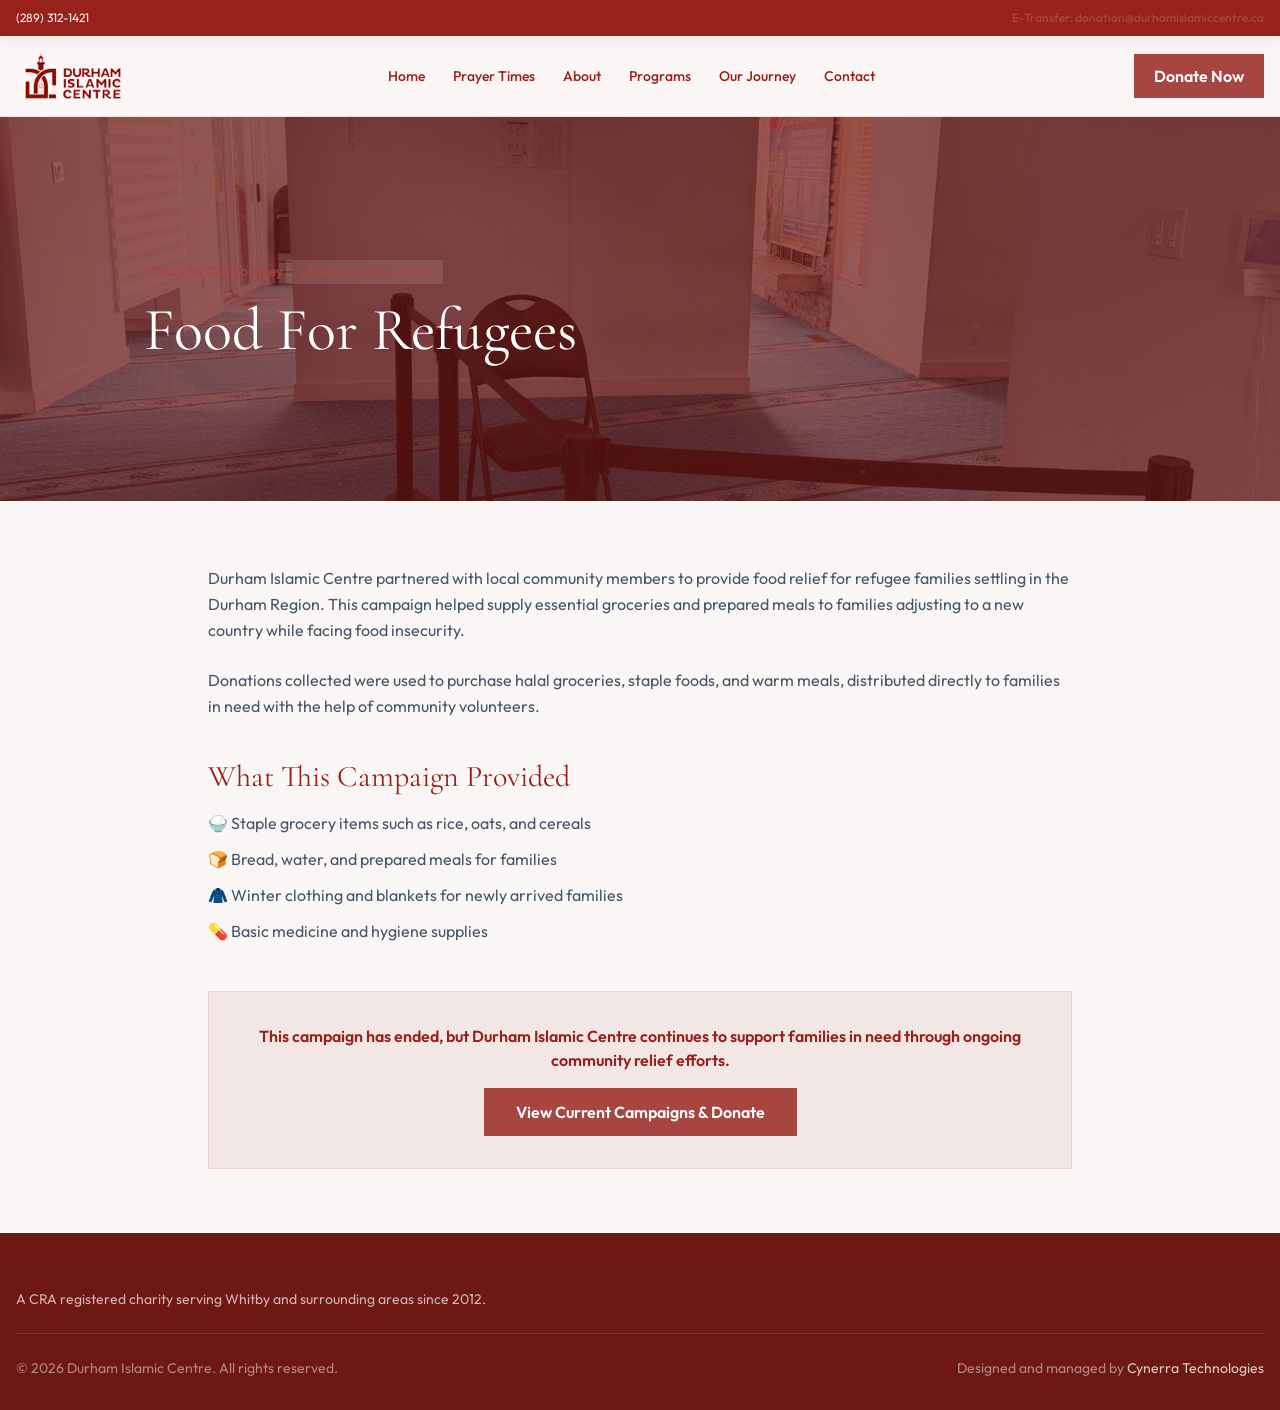
<file: campaigns/food-for-refugees.html>
<!DOCTYPE html>
<html lang="en">
<head>
<meta charset="UTF-8" />
<meta name="viewport" content="width=device-width, initial-scale=1.0" />
<title>Food For Refugees | Durham Islamic Centre</title>
<meta name="description" content="Support the Food For Refugees campaign by Durham Islamic Centre - Iqra Masjid, Whitby, ON." />
<link rel="icon" href="../favicon.ico" sizes="any" />
<link rel="icon" type="image/png" sizes="32x32" href="../assets/images/favicon-32.png" />
<link rel="icon" type="image/png" sizes="192x192" href="../assets/images/favicon-192.png" />
<link rel="apple-touch-icon" href="../assets/images/apple-touch-icon.png" />
<script src="../assets/js/tailwind.js"></script>
<script>
  tailwind.config = {
    theme: {
      extend: {
        colors: {
          forest: { 950: '#6e1814', 900: '#98211C', 800: '#98211C', 700: '#A74641' },
          gold: { 400: '#A74641', 500: '#98211C', 600: '#98211C' },
          ivory: { 50: '#FAF6F5', 100: '#F3E7E6', 200: '#DFBBB8' }
        },
        fontFamily: {
          display: ['"Cormorant Garamond"', 'Georgia', 'serif'],
          sans: ['Outfit', 'ui-sans-serif', 'system-ui', 'sans-serif'],
        }
      }
    }
  }
</script>
<link rel="preconnect" href="https://fonts.googleapis.com" />
<link rel="preconnect" href="https://fonts.gstatic.com" crossorigin />
<link href="https://fonts.googleapis.com/css2?family=Cormorant+Garamond:wght@500;600;700&family=Outfit:wght@400;500;600;700&display=swap" rel="stylesheet" />
<style>
  html { scroll-behavior: smooth; }
  html.menu-open, html.menu-open body { overflow: hidden; }
  body { font-family: 'Outfit', sans-serif; background: #FAF6F5; color: #000000; overflow-x: hidden; }
  h1, h2, h3, .font-display { font-family: 'Cormorant Garamond', Georgia, serif; }
  .nav-link { position: relative; }
  .nav-link::after { content: ''; position: absolute; left: 0; bottom: -6px; width: 0; height: 1.5px; background: #A74641; transition: width .3s; }
  .nav-link:hover::after { width: 100%; }
  .mobile-overlay {
    position: fixed; inset: 0; z-index: 60; background: rgba(18, 3, 3, .55);
    opacity: 0; visibility: hidden; pointer-events: none;
    transition: opacity .3s ease, visibility .3s ease;
  }
  .mobile-overlay.open { opacity: 1; visibility: visible; pointer-events: auto; }
  .mobile-drawer {
    position: fixed; top: 0; right: 0; z-index: 70;
    display: flex; flex-direction: column;
    width: min(86vw, 22rem); height: 100dvh; height: 100svh;
    background: #FAF6F5; box-shadow: -18px 0 40px rgba(18, 3, 3, .16);
    transform: translateX(110%); transition: transform .35s cubic-bezier(.22,1,.36,1);
    padding: calc(18px + env(safe-area-inset-top)) 1.35rem calc(24px + env(safe-area-inset-bottom));
    overflow-y: auto;
  }
  .mobile-drawer.open { transform: translateX(0); }
  .mobile-nav-link { display: block; padding: .85rem 0; border-bottom: 1px solid rgba(152,33,28,.1); color: #98211C; }
  @media (min-width: 1024px) {
    .mobile-overlay, .mobile-drawer { display: none; }
  }
</style>
</head>
<body class="bg-ivory-50 text-slate-900 antialiased">

<div class="bg-forest-900 text-ivory-50 text-xs">
  <div class="max-w-7xl mx-auto px-4 py-2.5 flex flex-col sm:flex-row items-center justify-between gap-2">
    <a href="tel:+12893121421" class="hover:text-gold-400">(289) 312-1421</a>
    <span class="text-gold-400 font-medium">E-Transfer: donation@durhamislamiccentre.ca</span>
  </div>
</div>

<header class="sticky top-0 z-50 bg-ivory-50/92 backdrop-blur border-b border-forest-900/10">
  <nav class="max-w-7xl mx-auto px-4 h-20 flex items-center justify-between">
    <a href="../#home"><img src="../assets/images/logo-dic-web.png" alt="Durham Islamic Centre logo" class="h-12 w-auto" /></a>
    <ul class="hidden lg:flex items-center gap-7 text-sm font-medium text-forest-800">
      <li><a href="../#home" class="nav-link">Home</a></li>
      <li><a href="../#prayers" class="nav-link">Prayer Times</a></li>
      <li><a href="../#about" class="nav-link">About</a></li>
      <li><a href="../#programs" class="nav-link">Programs</a></li>
      <li><a href="../#journey" class="nav-link">Our Journey</a></li>
      <li><a href="../#contact" class="nav-link">Contact</a></li>
    </ul>
    <div class="flex items-center gap-2 sm:gap-3 shrink-0">
      <a href="../#donate" class="hidden sm:inline-flex bg-gold-400 hover:bg-gold-500 text-white font-semibold px-4 sm:px-5 py-2.5">Donate Now</a>
      <button id="menu-btn" class="lg:hidden inline-flex items-center justify-center h-11 w-11 text-forest-900" aria-label="Open menu" aria-expanded="false" aria-controls="mobile-menu">
        <svg xmlns="http://www.w3.org/2000/svg" class="h-7 w-7" fill="none" viewBox="0 0 24 24" stroke="currentColor"><path stroke-linecap="round" stroke-linejoin="round" stroke-width="1.6" d="M4 7h16M4 12h16M4 17h16"/></svg>
      </button>
    </div>
  </nav>
</header>

<div id="mobile-overlay" class="mobile-overlay" hidden></div>
<aside id="mobile-menu" class="mobile-drawer" aria-hidden="true" aria-label="Site menu">
  <div class="flex justify-between items-center mb-6">
    <p class="font-display text-2xl text-forest-900">Menu</p>
    <button id="close-menu" type="button" aria-label="Close menu" class="inline-flex items-center justify-center h-11 w-11 -mr-2 text-forest-900">
      <svg xmlns="http://www.w3.org/2000/svg" class="h-7 w-7" fill="none" viewBox="0 0 24 24" stroke="currentColor"><path stroke-linecap="round" stroke-linejoin="round" stroke-width="1.6" d="M6 18L18 6M6 6l12 12"/></svg>
    </button>
  </div>
  <nav>
    <ul class="flex flex-col font-medium text-forest-800">
      <li><a href="../#home" class="mobile-nav-link">Home</a></li>
      <li><a href="../#prayers" class="mobile-nav-link">Prayer Times</a></li>
      <li><a href="../#about" class="mobile-nav-link">About</a></li>
      <li><a href="../#programs" class="mobile-nav-link">Programs</a></li>
      <li><a href="../#journey" class="mobile-nav-link">Our Journey</a></li>
      <li><a href="../#contact" class="mobile-nav-link">Contact</a></li>
    </ul>
  </nav>
</aside>

<section class="relative h-72 sm:h-96 overflow-hidden">
  <img src="../assets/gallery/4.jpeg" alt="Food For Refugees" class="w-full h-full object-cover" />
  <div class="absolute inset-0 bg-forest-950/70"></div>
  <div class="absolute inset-0 flex items-center">
    <div class="max-w-5xl mx-auto px-4 text-white w-full">
      <a href="../#journey" class="inline-flex text-gold-400 text-sm font-medium mb-4 hover:text-gold-300">← Back to Our Journey</a>
      <span class="inline-block text-[11px] font-semibold uppercase tracking-wider bg-white/10 text-gold-400 px-3 py-1 mb-4">Campaign has ended</span>
      <h1 class="font-display text-4xl sm:text-6xl">Food For Refugees</h1>
    </div>
  </div>
</section>

<section class="py-16 bg-ivory-50">
  <div class="max-w-4xl mx-auto px-4">
    <p class="text-slate-600 leading-relaxed mb-6">Durham Islamic Centre partnered with local community members to provide food relief for refugee families settling in the Durham Region. This campaign helped supply essential groceries and prepared meals to families adjusting to a new country while facing food insecurity.</p>
    <p class="text-slate-600 leading-relaxed mb-6">Donations collected were used to purchase halal groceries, staple foods, and warm meals, distributed directly to families in need with the help of community volunteers.</p>
    <h2 class="font-display text-3xl text-forest-900 mt-10 mb-4">What This Campaign Provided</h2>
    <ul class="space-y-3 text-slate-600">
      <li>🍚 Staple grocery items such as rice, oats, and cereals</li>
      <li>🍞 Bread, water, and prepared meals for families</li>
      <li>🧥 Winter clothing and blankets for newly arrived families</li>
      <li>💊 Basic medicine and hygiene supplies</li>
    </ul>
    <div class="mt-12 bg-ivory-100 border border-forest-900/10 p-8 text-center">
      <p class="text-forest-900 font-semibold mb-4">This campaign has ended, but Durham Islamic Centre continues to support families in need through ongoing community relief efforts.</p>
      <a href="../#donate" class="inline-block bg-gold-400 hover:bg-gold-500 text-white font-semibold px-8 py-3">View Current Campaigns & Donate</a>
    </div>
  </div>
</section>

<footer class="bg-forest-950 text-ivory-50 pt-14 pb-8">
  <div class="max-w-7xl mx-auto px-4 text-sm text-ivory-50/70">
    <p class="mb-6">A CRA registered charity serving Whitby and surrounding areas since 2012.</p>
    <div class="border-t border-white/10 pt-6 flex flex-col sm:flex-row items-center justify-between gap-2 text-ivory-50/50">
      <p class="text-center sm:text-left">&copy; 2026 Durham Islamic Centre. All rights reserved.</p>
      <p class="text-center sm:text-right">Designed and managed by <a href="https://cynerra.ca/" target="_blank" rel="noopener noreferrer" class="text-ivory-50/80 hover:text-gold-400 transition">Cynerra Technologies</a></p>
    </div>
  </div>
</footer>

<script>
  const menuBtn = document.getElementById('menu-btn');
  const closeMenu = document.getElementById('close-menu');
  const mobileMenu = document.getElementById('mobile-menu');
  const mobileOverlay = document.getElementById('mobile-overlay');
  const openMenu = () => {
    mobileMenu.classList.add('open');
    mobileOverlay.classList.add('open');
    mobileOverlay.hidden = false;
    document.documentElement.classList.add('menu-open');
    menuBtn.setAttribute('aria-expanded', 'true');
    mobileMenu.setAttribute('aria-hidden', 'false');
  };
  const closeMenuFn = () => {
    mobileMenu.classList.remove('open');
    mobileOverlay.classList.remove('open');
    document.documentElement.classList.remove('menu-open');
    menuBtn.setAttribute('aria-expanded', 'false');
    mobileMenu.setAttribute('aria-hidden', 'true');
    window.setTimeout(() => { if (!mobileOverlay.classList.contains('open')) mobileOverlay.hidden = true; }, 300);
  };
  menuBtn.addEventListener('click', openMenu);
  closeMenu.addEventListener('click', closeMenuFn);
  mobileOverlay.addEventListener('click', closeMenuFn);
  document.querySelectorAll('.mobile-nav-link').forEach((link) => link.addEventListener('click', closeMenuFn));
  document.addEventListener('keydown', (event) => {
    if (event.key === 'Escape' && mobileMenu.classList.contains('open')) closeMenuFn();
  });
</script>
</body>
</html>
</file>
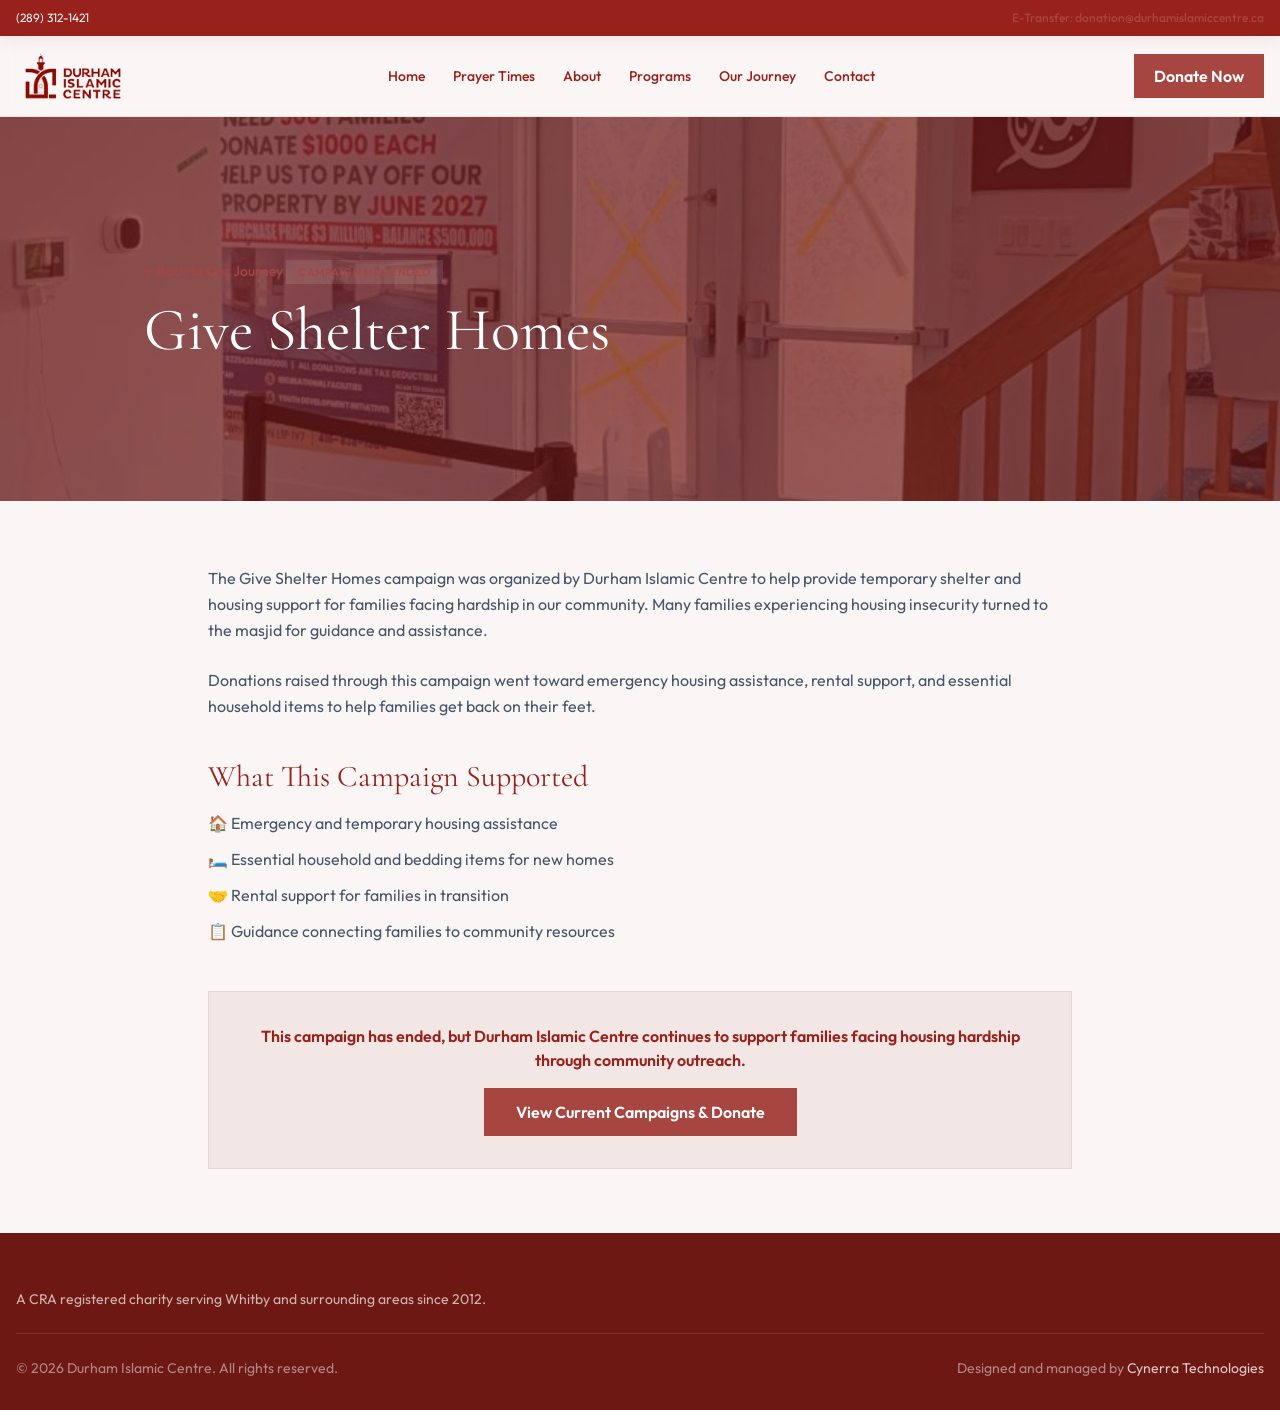
<file: campaigns/give-shelter-homes.html>
<!DOCTYPE html>
<html lang="en">
<head>
<meta charset="UTF-8" />
<meta name="viewport" content="width=device-width, initial-scale=1.0" />
<title>Give Shelter Homes | Durham Islamic Centre</title>
<meta name="description" content="Support the Give Shelter Homes campaign by Durham Islamic Centre - Iqra Masjid, Whitby, ON." />
<link rel="icon" href="../favicon.ico" sizes="any" />
<link rel="icon" type="image/png" sizes="32x32" href="../assets/images/favicon-32.png" />
<link rel="icon" type="image/png" sizes="192x192" href="../assets/images/favicon-192.png" />
<link rel="apple-touch-icon" href="../assets/images/apple-touch-icon.png" />
<script src="../assets/js/tailwind.js"></script>
<script>
  tailwind.config = {
    theme: {
      extend: {
        colors: {
          forest: { 950: '#6e1814', 900: '#98211C', 800: '#98211C', 700: '#A74641' },
          gold: { 400: '#A74641', 500: '#98211C', 600: '#98211C' },
          ivory: { 50: '#FAF6F5', 100: '#F3E7E6', 200: '#DFBBB8' }
        },
        fontFamily: {
          display: ['"Cormorant Garamond"', 'Georgia', 'serif'],
          sans: ['Outfit', 'ui-sans-serif', 'system-ui', 'sans-serif'],
        }
      }
    }
  }
</script>
<link rel="preconnect" href="https://fonts.googleapis.com" />
<link rel="preconnect" href="https://fonts.gstatic.com" crossorigin />
<link href="https://fonts.googleapis.com/css2?family=Cormorant+Garamond:wght@500;600;700&family=Outfit:wght@400;500;600;700&display=swap" rel="stylesheet" />
<style>
  html { scroll-behavior: smooth; }
  html.menu-open, html.menu-open body { overflow: hidden; }
  body { font-family: 'Outfit', sans-serif; background: #FAF6F5; color: #000000; overflow-x: hidden; }
  h1, h2, h3, .font-display { font-family: 'Cormorant Garamond', Georgia, serif; }
  .nav-link { position: relative; }
  .nav-link::after { content: ''; position: absolute; left: 0; bottom: -6px; width: 0; height: 1.5px; background: #A74641; transition: width .3s; }
  .nav-link:hover::after { width: 100%; }
  .mobile-overlay {
    position: fixed; inset: 0; z-index: 60; background: rgba(18, 3, 3, .55);
    opacity: 0; visibility: hidden; pointer-events: none;
    transition: opacity .3s ease, visibility .3s ease;
  }
  .mobile-overlay.open { opacity: 1; visibility: visible; pointer-events: auto; }
  .mobile-drawer {
    position: fixed; top: 0; right: 0; z-index: 70;
    display: flex; flex-direction: column;
    width: min(86vw, 22rem); height: 100dvh; height: 100svh;
    background: #FAF6F5; box-shadow: -18px 0 40px rgba(18, 3, 3, .16);
    transform: translateX(110%); transition: transform .35s cubic-bezier(.22,1,.36,1);
    padding: calc(18px + env(safe-area-inset-top)) 1.35rem calc(24px + env(safe-area-inset-bottom));
    overflow-y: auto;
  }
  .mobile-drawer.open { transform: translateX(0); }
  .mobile-nav-link { display: block; padding: .85rem 0; border-bottom: 1px solid rgba(152,33,28,.1); color: #98211C; }
  @media (min-width: 1024px) {
    .mobile-overlay, .mobile-drawer { display: none; }
  }
</style>
</head>
<body class="bg-ivory-50 text-slate-900 antialiased">

<div class="bg-forest-900 text-ivory-50 text-xs">
  <div class="max-w-7xl mx-auto px-4 py-2.5 flex flex-col sm:flex-row items-center justify-between gap-2">
    <a href="tel:+12893121421" class="hover:text-gold-400">(289) 312-1421</a>
    <span class="text-gold-400 font-medium">E-Transfer: donation@durhamislamiccentre.ca</span>
  </div>
</div>

<header class="sticky top-0 z-50 bg-ivory-50/92 backdrop-blur border-b border-forest-900/10">
  <nav class="max-w-7xl mx-auto px-4 h-20 flex items-center justify-between">
    <a href="../#home"><img src="../assets/images/logo-dic-web.png" alt="Durham Islamic Centre logo" class="h-12 w-auto" /></a>
    <ul class="hidden lg:flex items-center gap-7 text-sm font-medium text-forest-800">
      <li><a href="../#home" class="nav-link">Home</a></li>
      <li><a href="../#prayers" class="nav-link">Prayer Times</a></li>
      <li><a href="../#about" class="nav-link">About</a></li>
      <li><a href="../#programs" class="nav-link">Programs</a></li>
      <li><a href="../#journey" class="nav-link">Our Journey</a></li>
      <li><a href="../#contact" class="nav-link">Contact</a></li>
    </ul>
    <div class="flex items-center gap-2 sm:gap-3 shrink-0">
      <a href="../#donate" class="hidden sm:inline-flex bg-gold-400 hover:bg-gold-500 text-white font-semibold px-4 sm:px-5 py-2.5">Donate Now</a>
      <button id="menu-btn" class="lg:hidden inline-flex items-center justify-center h-11 w-11 text-forest-900" aria-label="Open menu" aria-expanded="false" aria-controls="mobile-menu">
        <svg xmlns="http://www.w3.org/2000/svg" class="h-7 w-7" fill="none" viewBox="0 0 24 24" stroke="currentColor"><path stroke-linecap="round" stroke-linejoin="round" stroke-width="1.6" d="M4 7h16M4 12h16M4 17h16"/></svg>
      </button>
    </div>
  </nav>
</header>

<div id="mobile-overlay" class="mobile-overlay" hidden></div>
<aside id="mobile-menu" class="mobile-drawer" aria-hidden="true" aria-label="Site menu">
  <div class="flex justify-between items-center mb-6">
    <p class="font-display text-2xl text-forest-900">Menu</p>
    <button id="close-menu" type="button" aria-label="Close menu" class="inline-flex items-center justify-center h-11 w-11 -mr-2 text-forest-900">
      <svg xmlns="http://www.w3.org/2000/svg" class="h-7 w-7" fill="none" viewBox="0 0 24 24" stroke="currentColor"><path stroke-linecap="round" stroke-linejoin="round" stroke-width="1.6" d="M6 18L18 6M6 6l12 12"/></svg>
    </button>
  </div>
  <nav>
    <ul class="flex flex-col font-medium text-forest-800">
      <li><a href="../#home" class="mobile-nav-link">Home</a></li>
      <li><a href="../#prayers" class="mobile-nav-link">Prayer Times</a></li>
      <li><a href="../#about" class="mobile-nav-link">About</a></li>
      <li><a href="../#programs" class="mobile-nav-link">Programs</a></li>
      <li><a href="../#journey" class="mobile-nav-link">Our Journey</a></li>
      <li><a href="../#contact" class="mobile-nav-link">Contact</a></li>
    </ul>
  </nav>
</aside>

<section class="relative h-72 sm:h-96 overflow-hidden">
  <img src="../assets/gallery/6.jpeg" alt="Give Shelter Homes" class="w-full h-full object-cover" />
  <div class="absolute inset-0 bg-forest-950/70"></div>
  <div class="absolute inset-0 flex items-center">
    <div class="max-w-5xl mx-auto px-4 text-white w-full">
      <a href="../#journey" class="inline-flex text-gold-400 text-sm font-medium mb-4 hover:text-gold-300">← Back to Our Journey</a>
      <span class="inline-block text-[11px] font-semibold uppercase tracking-wider bg-white/10 text-gold-400 px-3 py-1 mb-4">Campaign has ended</span>
      <h1 class="font-display text-4xl sm:text-6xl">Give Shelter Homes</h1>
    </div>
  </div>
</section>

<section class="py-16 bg-ivory-50">
  <div class="max-w-4xl mx-auto px-4">
    <p class="text-slate-600 leading-relaxed mb-6">The Give Shelter Homes campaign was organized by Durham Islamic Centre to help provide temporary shelter and housing support for families facing hardship in our community. Many families experiencing housing insecurity turned to the masjid for guidance and assistance.</p>
    <p class="text-slate-600 leading-relaxed mb-6">Donations raised through this campaign went toward emergency housing assistance, rental support, and essential household items to help families get back on their feet.</p>
    <h2 class="font-display text-3xl text-forest-900 mt-10 mb-4">What This Campaign Supported</h2>
    <ul class="space-y-3 text-slate-600">
      <li>🏠 Emergency and temporary housing assistance</li>
      <li>🛏️ Essential household and bedding items for new homes</li>
      <li>🤝 Rental support for families in transition</li>
      <li>📋 Guidance connecting families to community resources</li>
    </ul>
    <div class="mt-12 bg-ivory-100 border border-forest-900/10 p-8 text-center">
      <p class="text-forest-900 font-semibold mb-4">This campaign has ended, but Durham Islamic Centre continues to support families facing housing hardship through community outreach.</p>
      <a href="../#donate" class="inline-block bg-gold-400 hover:bg-gold-500 text-white font-semibold px-8 py-3">View Current Campaigns & Donate</a>
    </div>
  </div>
</section>

<footer class="bg-forest-950 text-ivory-50 pt-14 pb-8">
  <div class="max-w-7xl mx-auto px-4 text-sm text-ivory-50/70">
    <p class="mb-6">A CRA registered charity serving Whitby and surrounding areas since 2012.</p>
    <div class="border-t border-white/10 pt-6 flex flex-col sm:flex-row items-center justify-between gap-2 text-ivory-50/50">
      <p class="text-center sm:text-left">&copy; 2026 Durham Islamic Centre. All rights reserved.</p>
      <p class="text-center sm:text-right">Designed and managed by <a href="https://cynerra.ca/" target="_blank" rel="noopener noreferrer" class="text-ivory-50/80 hover:text-gold-400 transition">Cynerra Technologies</a></p>
    </div>
  </div>
</footer>

<script>
  const menuBtn = document.getElementById('menu-btn');
  const closeMenu = document.getElementById('close-menu');
  const mobileMenu = document.getElementById('mobile-menu');
  const mobileOverlay = document.getElementById('mobile-overlay');
  const openMenu = () => {
    mobileMenu.classList.add('open');
    mobileOverlay.classList.add('open');
    mobileOverlay.hidden = false;
    document.documentElement.classList.add('menu-open');
    menuBtn.setAttribute('aria-expanded', 'true');
    mobileMenu.setAttribute('aria-hidden', 'false');
  };
  const closeMenuFn = () => {
    mobileMenu.classList.remove('open');
    mobileOverlay.classList.remove('open');
    document.documentElement.classList.remove('menu-open');
    menuBtn.setAttribute('aria-expanded', 'false');
    mobileMenu.setAttribute('aria-hidden', 'true');
    window.setTimeout(() => { if (!mobileOverlay.classList.contains('open')) mobileOverlay.hidden = true; }, 300);
  };
  menuBtn.addEventListener('click', openMenu);
  closeMenu.addEventListener('click', closeMenuFn);
  mobileOverlay.addEventListener('click', closeMenuFn);
  document.querySelectorAll('.mobile-nav-link').forEach((link) => link.addEventListener('click', closeMenuFn));
  document.addEventListener('keydown', (event) => {
    if (event.key === 'Escape' && mobileMenu.classList.contains('open')) closeMenuFn();
  });
</script>
</body>
</html>
</file>
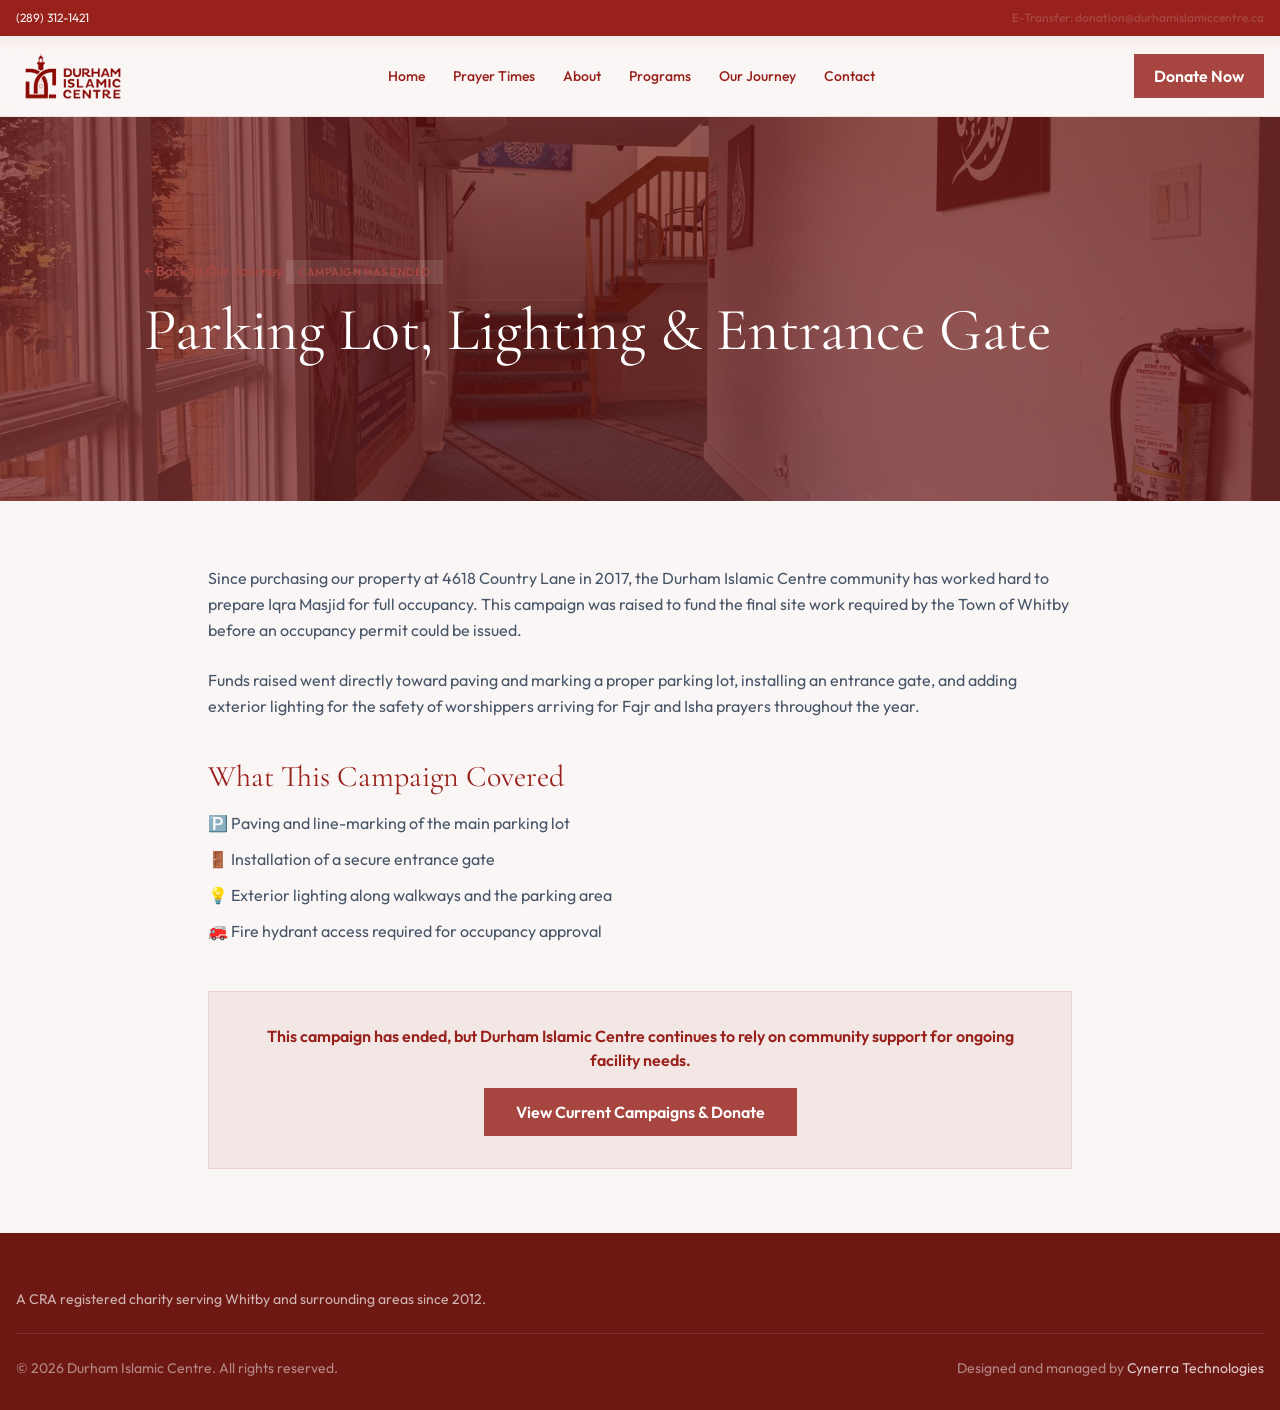
<file: campaigns/parking-lot.html>
<!DOCTYPE html>
<html lang="en">
<head>
<meta charset="UTF-8" />
<meta name="viewport" content="width=device-width, initial-scale=1.0" />
<title>Parking Lot, Lighting & Entrance Gate | Durham Islamic Centre</title>
<meta name="description" content="Support the Parking Lot, Lighting & Entrance Gate campaign for Durham Islamic Centre - Iqra Masjid, Whitby, ON." />
<link rel="icon" href="../favicon.ico" sizes="any" />
<link rel="icon" type="image/png" sizes="32x32" href="../assets/images/favicon-32.png" />
<link rel="icon" type="image/png" sizes="192x192" href="../assets/images/favicon-192.png" />
<link rel="apple-touch-icon" href="../assets/images/apple-touch-icon.png" />
<script src="../assets/js/tailwind.js"></script>
<script>
  tailwind.config = {
    theme: {
      extend: {
        colors: {
          forest: { 950: '#6e1814', 900: '#98211C', 800: '#98211C', 700: '#A74641' },
          gold: { 400: '#A74641', 500: '#98211C', 600: '#98211C' },
          ivory: { 50: '#FAF6F5', 100: '#F3E7E6', 200: '#DFBBB8' }
        },
        fontFamily: {
          display: ['"Cormorant Garamond"', 'Georgia', 'serif'],
          sans: ['Outfit', 'ui-sans-serif', 'system-ui', 'sans-serif'],
        }
      }
    }
  }
</script>
<link rel="preconnect" href="https://fonts.googleapis.com" />
<link rel="preconnect" href="https://fonts.gstatic.com" crossorigin />
<link href="https://fonts.googleapis.com/css2?family=Cormorant+Garamond:wght@500;600;700&family=Outfit:wght@400;500;600;700&display=swap" rel="stylesheet" />
<style>
  html { scroll-behavior: smooth; }
  html.menu-open, html.menu-open body { overflow: hidden; }
  body { font-family: 'Outfit', sans-serif; background: #FAF6F5; color: #000000; overflow-x: hidden; }
  h1, h2, h3, .font-display { font-family: 'Cormorant Garamond', Georgia, serif; }
  .nav-link { position: relative; }
  .nav-link::after { content: ''; position: absolute; left: 0; bottom: -6px; width: 0; height: 1.5px; background: #A74641; transition: width .3s; }
  .nav-link:hover::after { width: 100%; }
  .mobile-overlay {
    position: fixed; inset: 0; z-index: 60; background: rgba(18, 3, 3, .55);
    opacity: 0; visibility: hidden; pointer-events: none;
    transition: opacity .3s ease, visibility .3s ease;
  }
  .mobile-overlay.open { opacity: 1; visibility: visible; pointer-events: auto; }
  .mobile-drawer {
    position: fixed; top: 0; right: 0; z-index: 70;
    display: flex; flex-direction: column;
    width: min(86vw, 22rem); height: 100dvh; height: 100svh;
    background: #FAF6F5; box-shadow: -18px 0 40px rgba(18, 3, 3, .16);
    transform: translateX(110%); transition: transform .35s cubic-bezier(.22,1,.36,1);
    padding: calc(18px + env(safe-area-inset-top)) 1.35rem calc(24px + env(safe-area-inset-bottom));
    overflow-y: auto;
  }
  .mobile-drawer.open { transform: translateX(0); }
  .mobile-nav-link { display: block; padding: .85rem 0; border-bottom: 1px solid rgba(152,33,28,.1); color: #98211C; }
  @media (min-width: 1024px) {
    .mobile-overlay, .mobile-drawer { display: none; }
  }
</style>
</head>
<body class="bg-ivory-50 text-slate-900 antialiased">

<div class="bg-forest-900 text-ivory-50 text-xs">
  <div class="max-w-7xl mx-auto px-4 py-2.5 flex flex-col sm:flex-row items-center justify-between gap-2">
    <a href="tel:+12893121421" class="hover:text-gold-400">(289) 312-1421</a>
    <span class="text-gold-400 font-medium">E-Transfer: donation@durhamislamiccentre.ca</span>
  </div>
</div>

<header class="sticky top-0 z-50 bg-ivory-50/92 backdrop-blur border-b border-forest-900/10">
  <nav class="max-w-7xl mx-auto px-4 h-20 flex items-center justify-between">
    <a href="../#home"><img src="../assets/images/logo-dic-web.png" alt="Durham Islamic Centre logo" class="h-12 w-auto" /></a>
    <ul class="hidden lg:flex items-center gap-7 text-sm font-medium text-forest-800">
      <li><a href="../#home" class="nav-link">Home</a></li>
      <li><a href="../#prayers" class="nav-link">Prayer Times</a></li>
      <li><a href="../#about" class="nav-link">About</a></li>
      <li><a href="../#programs" class="nav-link">Programs</a></li>
      <li><a href="../#journey" class="nav-link">Our Journey</a></li>
      <li><a href="../#contact" class="nav-link">Contact</a></li>
    </ul>
    <div class="flex items-center gap-2 sm:gap-3 shrink-0">
      <a href="../#donate" class="hidden sm:inline-flex bg-gold-400 hover:bg-gold-500 text-white font-semibold px-4 sm:px-5 py-2.5">Donate Now</a>
      <button id="menu-btn" class="lg:hidden inline-flex items-center justify-center h-11 w-11 text-forest-900" aria-label="Open menu" aria-expanded="false" aria-controls="mobile-menu">
        <svg xmlns="http://www.w3.org/2000/svg" class="h-7 w-7" fill="none" viewBox="0 0 24 24" stroke="currentColor"><path stroke-linecap="round" stroke-linejoin="round" stroke-width="1.6" d="M4 7h16M4 12h16M4 17h16"/></svg>
      </button>
    </div>
  </nav>
</header>

<div id="mobile-overlay" class="mobile-overlay" hidden></div>
<aside id="mobile-menu" class="mobile-drawer" aria-hidden="true" aria-label="Site menu">
  <div class="flex justify-between items-center mb-6">
    <p class="font-display text-2xl text-forest-900">Menu</p>
    <button id="close-menu" type="button" aria-label="Close menu" class="inline-flex items-center justify-center h-11 w-11 -mr-2 text-forest-900">
      <svg xmlns="http://www.w3.org/2000/svg" class="h-7 w-7" fill="none" viewBox="0 0 24 24" stroke="currentColor"><path stroke-linecap="round" stroke-linejoin="round" stroke-width="1.6" d="M6 18L18 6M6 6l12 12"/></svg>
    </button>
  </div>
  <nav>
    <ul class="flex flex-col font-medium text-forest-800">
      <li><a href="../#home" class="mobile-nav-link">Home</a></li>
      <li><a href="../#prayers" class="mobile-nav-link">Prayer Times</a></li>
      <li><a href="../#about" class="mobile-nav-link">About</a></li>
      <li><a href="../#programs" class="mobile-nav-link">Programs</a></li>
      <li><a href="../#journey" class="mobile-nav-link">Our Journey</a></li>
      <li><a href="../#contact" class="mobile-nav-link">Contact</a></li>
    </ul>
  </nav>
</aside>

<section class="relative h-72 sm:h-96 overflow-hidden">
  <img src="../assets/gallery/3.jpeg" alt="Parking Lot, Lighting & Entrance Gate" class="w-full h-full object-cover" />
  <div class="absolute inset-0 bg-forest-950/70"></div>
  <div class="absolute inset-0 flex items-center">
    <div class="max-w-5xl mx-auto px-4 text-white w-full">
      <a href="../#journey" class="inline-flex text-gold-400 text-sm font-medium mb-4 hover:text-gold-300">← Back to Our Journey</a>
      <span class="inline-block text-[11px] font-semibold uppercase tracking-wider bg-white/10 text-gold-400 px-3 py-1 mb-4">Campaign has ended</span>
      <h1 class="font-display text-4xl sm:text-6xl">Parking Lot, Lighting &amp; Entrance Gate</h1>
    </div>
  </div>
</section>

<section class="py-16 bg-ivory-50">
  <div class="max-w-4xl mx-auto px-4">
    <p class="text-slate-600 leading-relaxed mb-6">Since purchasing our property at 4618 Country Lane in 2017, the Durham Islamic Centre community has worked hard to prepare Iqra Masjid for full occupancy. This campaign was raised to fund the final site work required by the Town of Whitby before an occupancy permit could be issued.</p>
    <p class="text-slate-600 leading-relaxed mb-6">Funds raised went directly toward paving and marking a proper parking lot, installing an entrance gate, and adding exterior lighting for the safety of worshippers arriving for Fajr and Isha prayers throughout the year.</p>
    <h2 class="font-display text-3xl text-forest-900 mt-10 mb-4">What This Campaign Covered</h2>
    <ul class="space-y-3 text-slate-600">
      <li>🅿️ Paving and line-marking of the main parking lot</li>
      <li>🚪 Installation of a secure entrance gate</li>
      <li>💡 Exterior lighting along walkways and the parking area</li>
      <li>🚒 Fire hydrant access required for occupancy approval</li>
    </ul>
    <div class="mt-12 bg-ivory-100 border border-forest-900/10 p-8 text-center">
      <p class="text-forest-900 font-semibold mb-4">This campaign has ended, but Durham Islamic Centre continues to rely on community support for ongoing facility needs.</p>
      <a href="../#donate" class="inline-block bg-gold-400 hover:bg-gold-500 text-white font-semibold px-8 py-3">View Current Campaigns & Donate</a>
    </div>
  </div>
</section>

<footer class="bg-forest-950 text-ivory-50 pt-14 pb-8">
  <div class="max-w-7xl mx-auto px-4 text-sm text-ivory-50/70">
    <p class="mb-6">A CRA registered charity serving Whitby and surrounding areas since 2012.</p>
    <div class="border-t border-white/10 pt-6 flex flex-col sm:flex-row items-center justify-between gap-2 text-ivory-50/50">
      <p class="text-center sm:text-left">&copy; 2026 Durham Islamic Centre. All rights reserved.</p>
      <p class="text-center sm:text-right">Designed and managed by <a href="https://cynerra.ca/" target="_blank" rel="noopener noreferrer" class="text-ivory-50/80 hover:text-gold-400 transition">Cynerra Technologies</a></p>
    </div>
  </div>
</footer>

<script>
  const menuBtn = document.getElementById('menu-btn');
  const closeMenu = document.getElementById('close-menu');
  const mobileMenu = document.getElementById('mobile-menu');
  const mobileOverlay = document.getElementById('mobile-overlay');
  const openMenu = () => {
    mobileMenu.classList.add('open');
    mobileOverlay.classList.add('open');
    mobileOverlay.hidden = false;
    document.documentElement.classList.add('menu-open');
    menuBtn.setAttribute('aria-expanded', 'true');
    mobileMenu.setAttribute('aria-hidden', 'false');
  };
  const closeMenuFn = () => {
    mobileMenu.classList.remove('open');
    mobileOverlay.classList.remove('open');
    document.documentElement.classList.remove('menu-open');
    menuBtn.setAttribute('aria-expanded', 'false');
    mobileMenu.setAttribute('aria-hidden', 'true');
    window.setTimeout(() => { if (!mobileOverlay.classList.contains('open')) mobileOverlay.hidden = true; }, 300);
  };
  menuBtn.addEventListener('click', openMenu);
  closeMenu.addEventListener('click', closeMenuFn);
  mobileOverlay.addEventListener('click', closeMenuFn);
  document.querySelectorAll('.mobile-nav-link').forEach((link) => link.addEventListener('click', closeMenuFn));
  document.addEventListener('keydown', (event) => {
    if (event.key === 'Escape' && mobileMenu.classList.contains('open')) closeMenuFn();
  });
</script>
</body>
</html>
</file>
